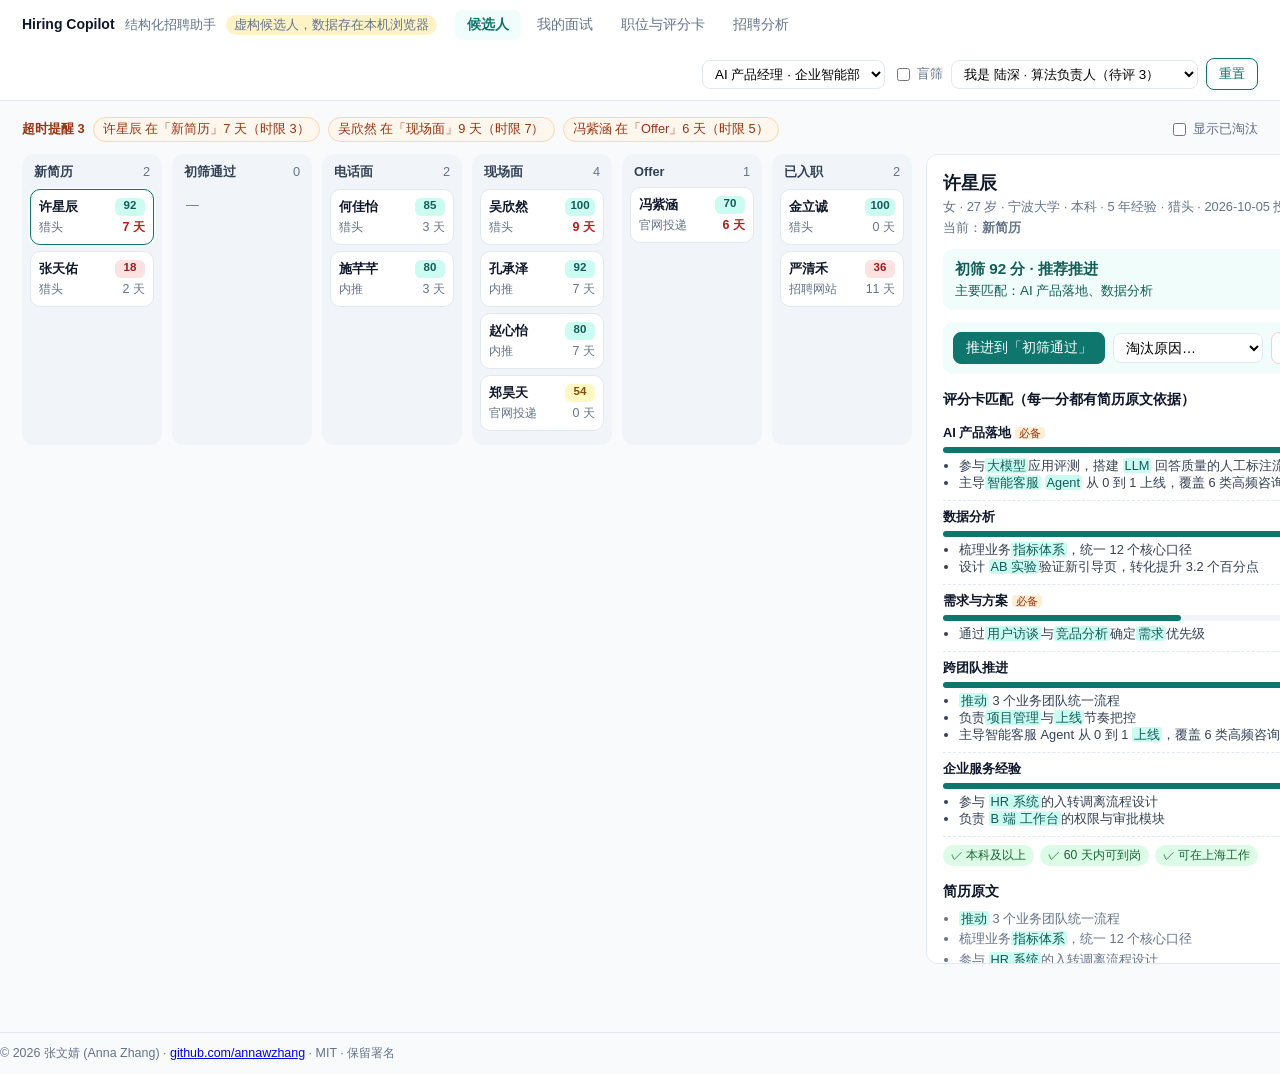
<file: index.html>
<!DOCTYPE html>
<html lang="zh-CN">
<head>
<meta charset="UTF-8" />
<meta name="viewport" content="width=device-width, initial-scale=1" />
<title>Hiring Copilot · 结构化招聘助手</title>
<link rel="stylesheet" href="src/style.css" />
</head>
<body>
<header class="top">
  <div class="brand"><strong>Hiring Copilot</strong><span>结构化招聘助手</span><span class="badge">虚构候选人，数据存在本机浏览器</span></div>
  <nav id="tabs">
    <button data-tab="pipeline" class="on">候选人</button>
    <button data-tab="interviews">我的面试</button>
    <button data-tab="scorecard">职位与评分卡</button>
    <button data-tab="analytics">招聘分析</button>
  </nav>
  <div class="ctrl">
    <select id="job"></select>
    <label class="switch"><input type="checkbox" id="blind" /> 盲筛</label>
    <select id="me" title="以哪位面试官的身份操作"></select>
    <button id="reset" class="ghost">重置</button>
  </div>
</header>

<main>
  <section id="p-pipeline" class="page">
    <div id="sla" class="sla"></div>
    <div class="board-wrap">
      <div id="board" class="board"></div>
      <aside id="detail" class="card detail"></aside>
    </div>
  </section>
  <section id="p-interviews" class="page" hidden></section>
  <section id="p-scorecard" class="page" hidden></section>
  <section id="p-analytics" class="page" hidden></section>
</main>

<script src="src/data.js"></script>
<script src="src/engine.js"></script>
<script src="src/app.js"></script>
<p class="anna-copyright" style="margin-top:28px;padding-top:12px;border-top:1px solid #e2e8f0;color:#64748b;font-size:0.78rem;">© 2026 张文婧 (Anna Zhang) · <a href="https://github.com/annawzhang">github.com/annawzhang</a> · MIT · 保留署名</p>
</body>
</html>
</file>
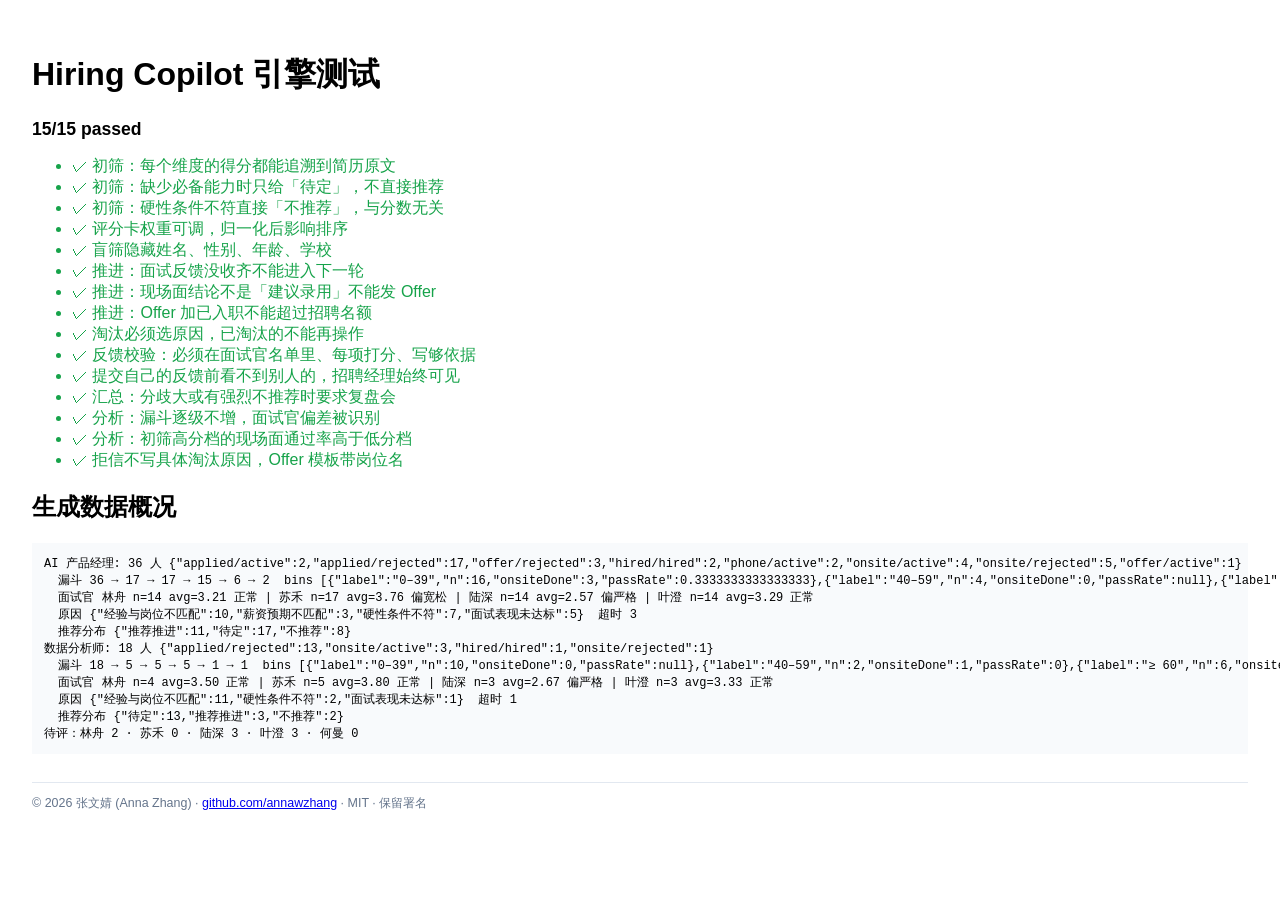
<file: tests.html>
<!DOCTYPE html>
<html lang="zh-CN">
<head>
<meta charset="UTF-8" />
<title>Hiring Copilot 引擎测试</title>
<style>
  body { font-family:-apple-system,"PingFang SC",sans-serif; padding:24px; }
  li.pass { color:#16a34a; } li.fail { color:#dc2626; font-weight:600; }
  #summary { font-size:1.1rem; font-weight:700; }
  pre { background:#f8fafc; padding:12px; font-size:12px; }
</style>
</head>
<body>
<h1>Hiring Copilot 引擎测试</h1>
<div id="summary"></div>
<ul id="out"></ul>
<h2>生成数据概况</h2>
<pre id="stats"></pre>
<script src="src/data.js"></script>
<script src="src/engine.js"></script>
<script>
  const results = [];
  function test(name, fn) {
    try { fn(); results.push([name, true]); }
    catch (e) { results.push([name + " — " + e.message, false]); }
  }
  function ok(v, msg) { if (!v) throw new Error(msg || "断言失败"); }
  function eq(a, b) { if (JSON.stringify(a) !== JSON.stringify(b)) throw new Error(`期望 ${JSON.stringify(b)}，实际 ${JSON.stringify(a)}`); }
  function throws(fn, text) {
    try { fn(); } catch (e) { if (!e.message.includes(text)) throw new Error(`错误信息不符：${e.message}`); return; }
    throw new Error("应当抛错");
  }
  const T = HireData.TODAY;
  const J1 = Hire.jobOf("J1");
  const fake = (over) => ({ id: "X1", job: "J1", name: "测试", gender: "女", age: 28, school: "某大学", degree: "本科", years: 4,
    city: "上海", relocate: false, notice: 30, source: "内推", applied: "2026-10-01", resume: [], ...over });
  const inStage = (s, stage) => s.candidates.find((c) => c.status === "active" && Hire.current(c).stage === stage && c.job === "J1");

  test("初筛：每个维度的得分都能追溯到简历原文", () => {
    const c = fake({ resume: ["负责大模型智能客服从 0 到 1 上线", "主导知识库 RAG 方案选型", "写 PRD 并组织用户访谈"] });
    const s = Hire.screen(c, J1);
    const ai = s.attrs.find((a) => a.key === "ai");
    eq(ai.evidence.length, 2);
    eq(ai.level, 1);
    ok(ai.evidence[0].terms.includes("大模型"));
    s.attrs.forEach((a) => ok(a.level === 0 || a.evidence.length > 0, a.name + " 无证据却得分"));
  });

  test("初筛：缺少必备能力时只给「待定」，不直接推荐", () => {
    const s = Hire.screen(fake({ resume: ["SQL 搭建指标体系", "AB 实验评估", "跨部门推动上线", "ToB SaaS 工作台"] }), J1);
    eq(s.rec, "待定");
    ok(s.reason.includes("AI 产品落地"));
  });

  test("初筛：硬性条件不符直接「不推荐」，与分数无关", () => {
    const strong = ["大模型 Agent 产品", "RAG 知识库", "PRD 需求", "原型 用户访谈", "SQL AB 实验", "数据分析 漏斗", "跨部门推动", "ToB 企业服务"];
    eq(Hire.screen(fake({ resume: strong }), J1).rec, "推荐推进");
    const far = Hire.screen(fake({ resume: strong, city: "成都", relocate: false }), J1);
    eq(far.rec, "不推荐");
    ok(far.reason.includes("可在上海工作"));
    eq(Hire.screen(fake({ resume: strong, notice: 90 }), J1).rec, "不推荐");
  });

  test("评分卡权重可调，归一化后影响排序", () => {
    const st = { weights: { J1: { ai: 1, data: 0, prd: 0, drive: 0, tob: 0 } } };
    const w = Hire.weightsFor(st, J1);
    eq(Math.round(w.ai * 100), 100);
    const c = fake({ resume: ["大模型 产品", "RAG 方案"] });
    eq(Hire.screen(c, J1, w).total, 100);
    ok(Hire.screen(c, J1).total < 100);
  });

  test("盲筛隐藏姓名、性别、年龄、学校", () => {
    const v = Hire.blindView(fake({ name: "王小明", school: "清华大学" }), true);
    ok(!v.name.includes("王小明"));
    ok(!v.meta.includes("清华") && !v.meta.includes("女") && !v.meta.includes("28"));
    ok(Hire.blindView(fake({ name: "王小明" }), false).name === "王小明");
  });

  test("推进：面试反馈没收齐不能进入下一轮", () => {
    const s = Hire.initState();
    s.feedback = s.feedback.filter((f) => f.stage !== "phone");
    const c = inStage(s, "phone");
    ok(c, "没有在电话面的候选人");
    throws(() => Hire.advance(s, c.id, T), "反馈还没收齐");
  });

  test("推进：现场面结论不是「建议录用」不能发 Offer", () => {
    const s = Hire.initState();
    const c = inStage(s, "screen") || inStage(s, "applied");
    while (Hire.current(c).stage !== "onsite") {
      const st = Hire.current(c).stage;
      if (st === "phone") s.feedback.push({ cand: c.id, stage: "phone", interviewer: "I2", ratings: {}, overall: 3, note: "x", submitted: T });
      Hire.advance(s, c.id, T);
    }
    ["I1", "I3", "I4"].forEach((iv, i) => s.feedback.push({ cand: c.id, stage: "onsite", interviewer: iv, ratings: {}, overall: i === 1 ? 1 : 3, note: "x", submitted: T }));
    throws(() => Hire.advance(s, c.id, T), "复盘会");
  });

  test("推进：Offer 加已入职不能超过招聘名额", () => {
    const s = Hire.initState();
    const pass = s.candidates.filter((c) => c.status === "active" && Hire.current(c).stage === "onsite"
      && Hire.aggregate(Hire.feedbackFor(s, c.id, "onsite")).decision === "建议录用");
    ok(pass.length, "没有可以发 Offer 的候选人");
    const job = Hire.jobOf(pass[0].job);
    const used = () => s.candidates.filter((x) => x.job === job.id && (x.status === "hired" || (x.status === "active" && Hire.current(x).stage === "offer"))).length;
    while (used() < job.headcount) {
      const extra = s.candidates.find((x) => x.job === job.id && x.status === "rejected");
      extra.status = "hired";
    }
    throws(() => Hire.advance(s, pass[0].id, T), "名额");
  });

  test("淘汰必须选原因，已淘汰的不能再操作", () => {
    const s = Hire.initState();
    const c = inStage(s, "screen") || inStage(s, "applied");
    throws(() => Hire.reject(s, c.id, "", T), "淘汰原因");
    Hire.reject(s, c.id, "经验与岗位不匹配", T);
    eq(c.status, "rejected");
    throws(() => Hire.advance(s, c.id, T), "不在流程中");
  });

  test("反馈校验：必须在面试官名单里、每项打分、写够依据", () => {
    const s = Hire.initState();
    s.feedback = s.feedback.filter((f) => f.stage !== "phone");
    const c = inStage(s, "phone");
    const ratings = Object.fromEntries(J1.kit.phone.map((q) => [q.attr, 3]));
    const base = { cand: c.id, stage: "phone", interviewer: "I2", ratings, overall: 3, note: "讲清楚了智能客服项目的指标和取舍过程", submitted: T };
    throws(() => Hire.submitFeedback(s, { ...base, interviewer: "I3" }), "名单");
    throws(() => Hire.submitFeedback(s, { ...base, ratings: {} }), "每个考察维度");
    throws(() => Hire.submitFeedback(s, { ...base, note: "感觉不错" }), "15 字");
    throws(() => Hire.submitFeedback(s, { ...base, stage: "onsite" }), "不在这个面试阶段");
    Hire.submitFeedback(s, base);
    throws(() => Hire.submitFeedback(s, base), "已经提交过");
  });

  test("提交自己的反馈前看不到别人的，招聘经理始终可见", () => {
    const s = Hire.initState();
    const fb = s.feedback.find((f) => f.stage === "onsite" && f.interviewer === "I1");
    const c = s.candidates.find((x) => x.id === fb.cand);
    s.feedback = s.feedback.filter((f) => !(f.cand === c.id && f.interviewer === "I3"));
    ok(!Hire.canSeeOthers(s, c.id, "onsite", "I3"));
    ok(Hire.canSeeOthers(s, c.id, "onsite", "I1"));
    ok(Hire.canSeeOthers(s, c.id, "onsite", Hire.HIRING_MANAGER));
  });

  test("汇总：分歧大或有强烈不推荐时要求复盘会", () => {
    const f = (o) => ({ overall: o, ratings: {} });
    eq(Hire.aggregate([f(3), f(4), f(3)]).decision, "建议录用");
    eq(Hire.aggregate([f(2), f(3), f(2)]).decision, "建议不通过");
    eq(Hire.aggregate([f(4), f(2), f(3)]).decision, "需要复盘会");
    eq(Hire.aggregate([f(1), f(2), f(2)]).decision, "需要复盘会");
  });

  test("分析：漏斗逐级不增，面试官偏差被识别", () => {
    const s = Hire.initState();
    const a = Hire.analytics(s);
    a.funnel.slice(1).forEach((f, i) => ok(f.n <= a.funnel[i].n, "漏斗递增"));
    const cal = Object.fromEntries(a.interviewers.map((x) => [x.id, x.calibration]));
    eq(cal.I2, "偏宽松");
    eq(cal.I3, "偏严格");
  });

  test("分析：初筛高分档的现场面通过率高于低分档", () => {
    const b = Hire.analytics(Hire.initState()).bins.filter((x) => x.passRate != null);
    ok(b.length >= 2, "可比较的分档不足");
    ok(b[b.length - 1].passRate > b[0].passRate, JSON.stringify(b));
  });

  test("拒信不写具体淘汰原因，Offer 模板带岗位名", () => {
    const c = fake({ name: "王小明" });
    const r = Hire.message("reject", c);
    ok(r.includes("王小明") && !r.includes("不匹配") && !r.includes("不足"));
    ok(Hire.message("offer", c).includes("AI 产品经理"));
  });

  const passed = results.filter((r) => r[1]).length;
  document.getElementById("summary").textContent = `${passed}/${results.length} passed`;
  document.title = `${passed}/${results.length} passed`;
  document.getElementById("out").innerHTML = results.map(([n, p]) => `<li class="${p ? "pass" : "fail"}">${p ? "✓" : "✕"} ${n}</li>`).join("");

  const s = Hire.initState();
  const lines = [];
  HireData.JOBS.forEach((j) => {
    const cs = s.candidates.filter((c) => c.job === j.id);
    const by = {};
    cs.forEach((c) => { const k = Hire.current(c).stage + "/" + c.status; by[k] = (by[k] || 0) + 1; });
    const a = Hire.analytics(s, j.id);
    lines.push(`${j.title}: ${cs.length} 人 ${JSON.stringify(by)}`);
    lines.push(`  漏斗 ${a.funnel.map((f) => f.n).join(" → ")}  bins ${JSON.stringify(a.bins)}`);
    lines.push(`  面试官 ${a.interviewers.map((x) => `${x.name} n=${x.n} avg=${x.avg.toFixed(2)} ${x.calibration}`).join(" | ")}`);
    lines.push(`  原因 ${JSON.stringify(a.reasons)}  超时 ${Hire.slaBreaches(s, HireData.TODAY).filter((x) => x.cand.job === j.id).length}`);
    lines.push(`  推荐分布 ${JSON.stringify(cs.reduce((m, c) => { const r = Hire.screen(c, j).rec; m[r] = (m[r] || 0) + 1; return m; }, {}))}`);
  });
  lines.push(`待评：${HireData.INTERVIEWERS.map((i) => i.name + " " + s.candidates.filter((c) => c.status === "active" && (Hire.PANEL[Hire.current(c).stage] || []).includes(i.id) && !Hire.feedbackFor(s, c.id, Hire.current(c).stage).some((f) => f.interviewer === i.id)).length).join(" · ")}`);
  document.getElementById("stats").textContent = lines.join("\n");
</script>
<p class="anna-copyright" style="margin-top:28px;padding-top:12px;border-top:1px solid #e2e8f0;color:#64748b;font-size:0.78rem;">© 2026 张文婧 (Anna Zhang) · <a href="https://github.com/annawzhang">github.com/annawzhang</a> · MIT · 保留署名</p>
</body>
</html>
</file>
<file: src/style.css>
:root { --text:#0f172a; --muted:#64748b; --border:#e2e8f0; --accent:#0f766e; --accent-soft:#f0fdfa; --bg:#f8fafc; --ok:#047857; --bad:#b91c1c; --warn:#b45309; }
* { box-sizing:border-box; }
[hidden] { display:none !important; }
body { margin:0; font-family:-apple-system,BlinkMacSystemFont,"PingFang SC","Microsoft YaHei",sans-serif; background:var(--bg); color:var(--text); font-size:14px; }
button { font:inherit; border:1px solid var(--accent); background:var(--accent); color:#fff; border-radius:8px; padding:6px 12px; cursor:pointer; }
button:disabled { opacity:0.4; cursor:not-allowed; }
button.ghost { background:#fff; color:var(--accent); }
button.danger { background:#fff; color:var(--bad); border-color:#fecaca; }
select, input, textarea { font:inherit; border:1px solid var(--border); border-radius:8px; padding:5px 8px; background:#fff; }
textarea { width:100%; min-height:70px; resize:vertical; }
h2 { font-size:1rem; margin:0 0 12px; } h3 { font-size:0.9rem; margin:16px 0 8px; }
.muted { color:var(--muted); font-size:0.8rem; line-height:1.6; }
.badge { display:inline-block; padding:1px 8px; border-radius:999px; background:#fef3c7; color:#92400e; font-size:0.72rem; }
mark { background:#ccfbf1; color:#115e59; padding:0 2px; border-radius:3px; }

.top { position:sticky; top:0; z-index:5; display:flex; align-items:center; gap:18px; padding:10px 22px; background:#fff; border-bottom:1px solid var(--border); flex-wrap:wrap; }
.brand { display:flex; align-items:baseline; gap:10px; } .brand span { color:var(--muted); font-size:0.82rem; }
#tabs { display:flex; gap:4px; }
#tabs button { background:none; color:var(--muted); border:none; padding:6px 12px; }
#tabs button.on { color:var(--accent); background:var(--accent-soft); font-weight:600; }
.ctrl { margin-left:auto; display:flex; gap:8px; align-items:center; font-size:0.84rem; }
.switch { display:flex; gap:4px; align-items:center; color:var(--muted); }

main { max-width:1360px; margin:0 auto; padding:16px 22px 40px; }
.card { background:#fff; border:1px solid var(--border); border-radius:12px; padding:16px; }

.sla { display:flex; gap:8px; flex-wrap:wrap; align-items:center; margin-bottom:12px; font-size:0.8rem; }
.sla .chip { background:#fff7ed; color:#9a3412; border:1px solid #fed7aa; padding:3px 9px; border-radius:999px; cursor:pointer; }
.board-wrap { display:grid; grid-template-columns:1fr 430px; gap:14px; align-items:start; }
@media (max-width:1100px) { .board-wrap { grid-template-columns:1fr; } }
.board { display:grid; grid-template-columns:repeat(6, minmax(140px, 1fr)); gap:10px; }
.col { background:#f1f5f9; border-radius:12px; padding:8px; min-height:200px; }
.col h4 { margin:2px 4px 8px; font-size:0.8rem; display:flex; justify-content:space-between; color:#334155; }
.col h4 span { color:var(--muted); font-weight:500; }
.cc { background:#fff; border:1px solid var(--border); border-radius:10px; padding:8px; margin-bottom:6px; cursor:pointer; font-size:0.78rem; }
.cc:hover { border-color:#99f6e4; } .cc.sel { border-color:var(--accent); box-shadow:0 0 0 2px var(--accent-soft); }
.cc .n { display:flex; justify-content:space-between; font-weight:600; font-size:0.82rem; }
.cc .m { color:var(--muted); margin-top:3px; display:flex; justify-content:space-between; }
.cc .late { color:var(--bad); font-weight:600; }
.score { display:inline-block; min-width:30px; text-align:center; border-radius:6px; font-size:0.72rem; font-weight:700; padding:1px 5px; }
.s-hi { background:#ccfbf1; color:#115e59; } .s-mid { background:#fef9c3; color:#854d0e; } .s-lo { background:#fee2e2; color:#991b1b; }
.closed { margin-top:10px; font-size:0.78rem; color:var(--muted); }

.detail { position:sticky; top:72px; max-height:calc(100vh - 90px); overflow:auto; }
.detail h1 { font-size:1.1rem; margin:0; } .detail .sub { color:var(--muted); font-size:0.8rem; margin-top:4px; }
.rec { margin:12px 0; padding:10px 12px; border-radius:10px; font-size:0.84rem; }
.rec b { display:block; font-size:0.95rem; margin-bottom:2px; }
.r-推荐推进 { background:#f0fdfa; color:#115e59; } .r-待定 { background:#fefce8; color:#854d0e; } .r-不推荐 { background:#fef2f2; color:#991b1b; }
.attr { padding:8px 0; border-bottom:1px dashed var(--border); font-size:0.8rem; }
.attr .h { display:flex; justify-content:space-between; font-weight:600; }
.attr .bar { height:6px; background:#f1f5f9; border-radius:3px; margin:5px 0; } .attr .bar i { display:block; height:6px; border-radius:3px; background:var(--accent); }
.attr ul { margin:4px 0 0; padding-left:16px; color:#334155; }
.must { font-size:0.68rem; color:#9a3412; background:#ffedd5; border-radius:4px; padding:0 4px; margin-left:4px; font-weight:500; }
.ko { display:flex; gap:6px; flex-wrap:wrap; margin-top:8px; font-size:0.76rem; }
.ko span { padding:2px 8px; border-radius:999px; } .ko .p { background:#dcfce7; color:#166534; } .ko .f { background:#fee2e2; color:#991b1b; }
.actions { display:flex; gap:8px; flex-wrap:wrap; align-items:center; margin:12px 0; padding:10px; background:var(--accent-soft); border-radius:10px; }
.err { color:var(--bad); font-size:0.8rem; margin-top:6px; }
.ok-msg { color:var(--ok); font-size:0.8rem; margin-top:6px; }
.tl { list-style:none; padding:0; margin:0; font-size:0.78rem; }
.tl li { display:grid; grid-template-columns:86px 1fr; gap:6px; padding:3px 0; }
pre.msg { white-space:pre-wrap; background:#f8fafc; border:1px solid var(--border); border-radius:8px; padding:10px; font:inherit; font-size:0.8rem; margin:6px 0 0; }

.fb { border:1px solid var(--border); border-radius:10px; padding:10px; margin:8px 0; font-size:0.8rem; }
.fb .h { display:flex; justify-content:space-between; font-weight:600; }
.locked { background:#f8fafc; border:1px dashed #cbd5e1; border-radius:10px; padding:12px; color:var(--muted); font-size:0.8rem; text-align:center; }
.r1 { color:#b91c1c; } .r2 { color:#c2410c; } .r3 { color:#0f766e; } .r4 { color:#065f46; font-weight:700; }
.agg { padding:10px 12px; border-radius:10px; background:#f8fafc; font-size:0.82rem; margin-top:8px; }
.agg .flag { color:var(--warn); }

.iv-layout { display:grid; grid-template-columns:320px 1fr; gap:14px; align-items:start; }
@media (max-width:900px) { .iv-layout { grid-template-columns:1fr; } }
.ivl { list-style:none; margin:0; padding:0; }
.ivl li { padding:10px; border-radius:10px; cursor:pointer; border:1px solid transparent; font-size:0.82rem; }
.ivl li:hover { background:var(--accent-soft); } .ivl li.sel { border-color:#99f6e4; background:var(--accent-soft); }
.ivl .t { display:flex; justify-content:space-between; font-weight:600; }
.pill { font-size:0.7rem; padding:1px 7px; border-radius:999px; font-weight:600; }
.p-todo { background:#ffedd5; color:#9a3412; } .p-done { background:#dcfce7; color:#166534; }
.q { padding:10px 0; border-bottom:1px dashed var(--border); }
.q .qt { font-size:0.84rem; margin-bottom:6px; } .q .qa { font-size:0.74rem; color:var(--muted); }
.rates { display:flex; gap:6px; flex-wrap:wrap; }
.rates label { border:1px solid var(--border); border-radius:8px; padding:4px 9px; font-size:0.78rem; cursor:pointer; }
.rates input { display:none; } .rates label:has(input:checked) { background:var(--accent); color:#fff; border-color:var(--accent); }

.grid { display:grid; gap:14px; } .g2 { grid-template-columns:1fr 1fr; } .g4 { grid-template-columns:repeat(4,1fr); }
@media (max-width:900px) { .g2, .g4 { grid-template-columns:1fr; } }
.kpi .label { color:var(--muted); font-size:0.78rem; } .kpi .value { font-size:1.5rem; font-weight:700; margin-top:4px; } .kpi .sub { color:var(--muted); font-size:0.76rem; }
table { width:100%; border-collapse:collapse; font-size:0.82rem; }
th, td { text-align:left; padding:6px 8px; border-bottom:1px solid var(--border); vertical-align:top; }
th { color:var(--muted); font-weight:600; } td.num, th.num { text-align:right; font-variant-numeric:tabular-nums; }
.fun { display:flex; align-items:center; gap:10px; margin:6px 0; font-size:0.82rem; }
.fun .nm { width:70px; } .fun .tr { flex:1; background:#f1f5f9; border-radius:5px; height:20px; position:relative; }
.fun .tr i { display:block; height:20px; border-radius:5px; background:#5eead4; } .fun .tr b { position:absolute; left:8px; top:2px; font-size:0.74rem; }
.fun .cv { width:120px; white-space:nowrap; text-align:right; color:var(--muted); font-size:0.76rem; }
.wrow { display:grid; grid-template-columns:150px 1fr 60px; gap:10px; align-items:center; padding:6px 0; font-size:0.84rem; }
.wrow input[type=range] { width:100%; accent-color:var(--accent); }
.rank { list-style:none; padding:0; margin:0; font-size:0.82rem; }
.rank li { display:grid; grid-template-columns:22px 1fr 50px 70px; gap:8px; padding:5px 0; border-bottom:1px dashed var(--border); }
.moved { color:var(--ok); font-size:0.72rem; } .moved.down { color:var(--bad); }
</file>
